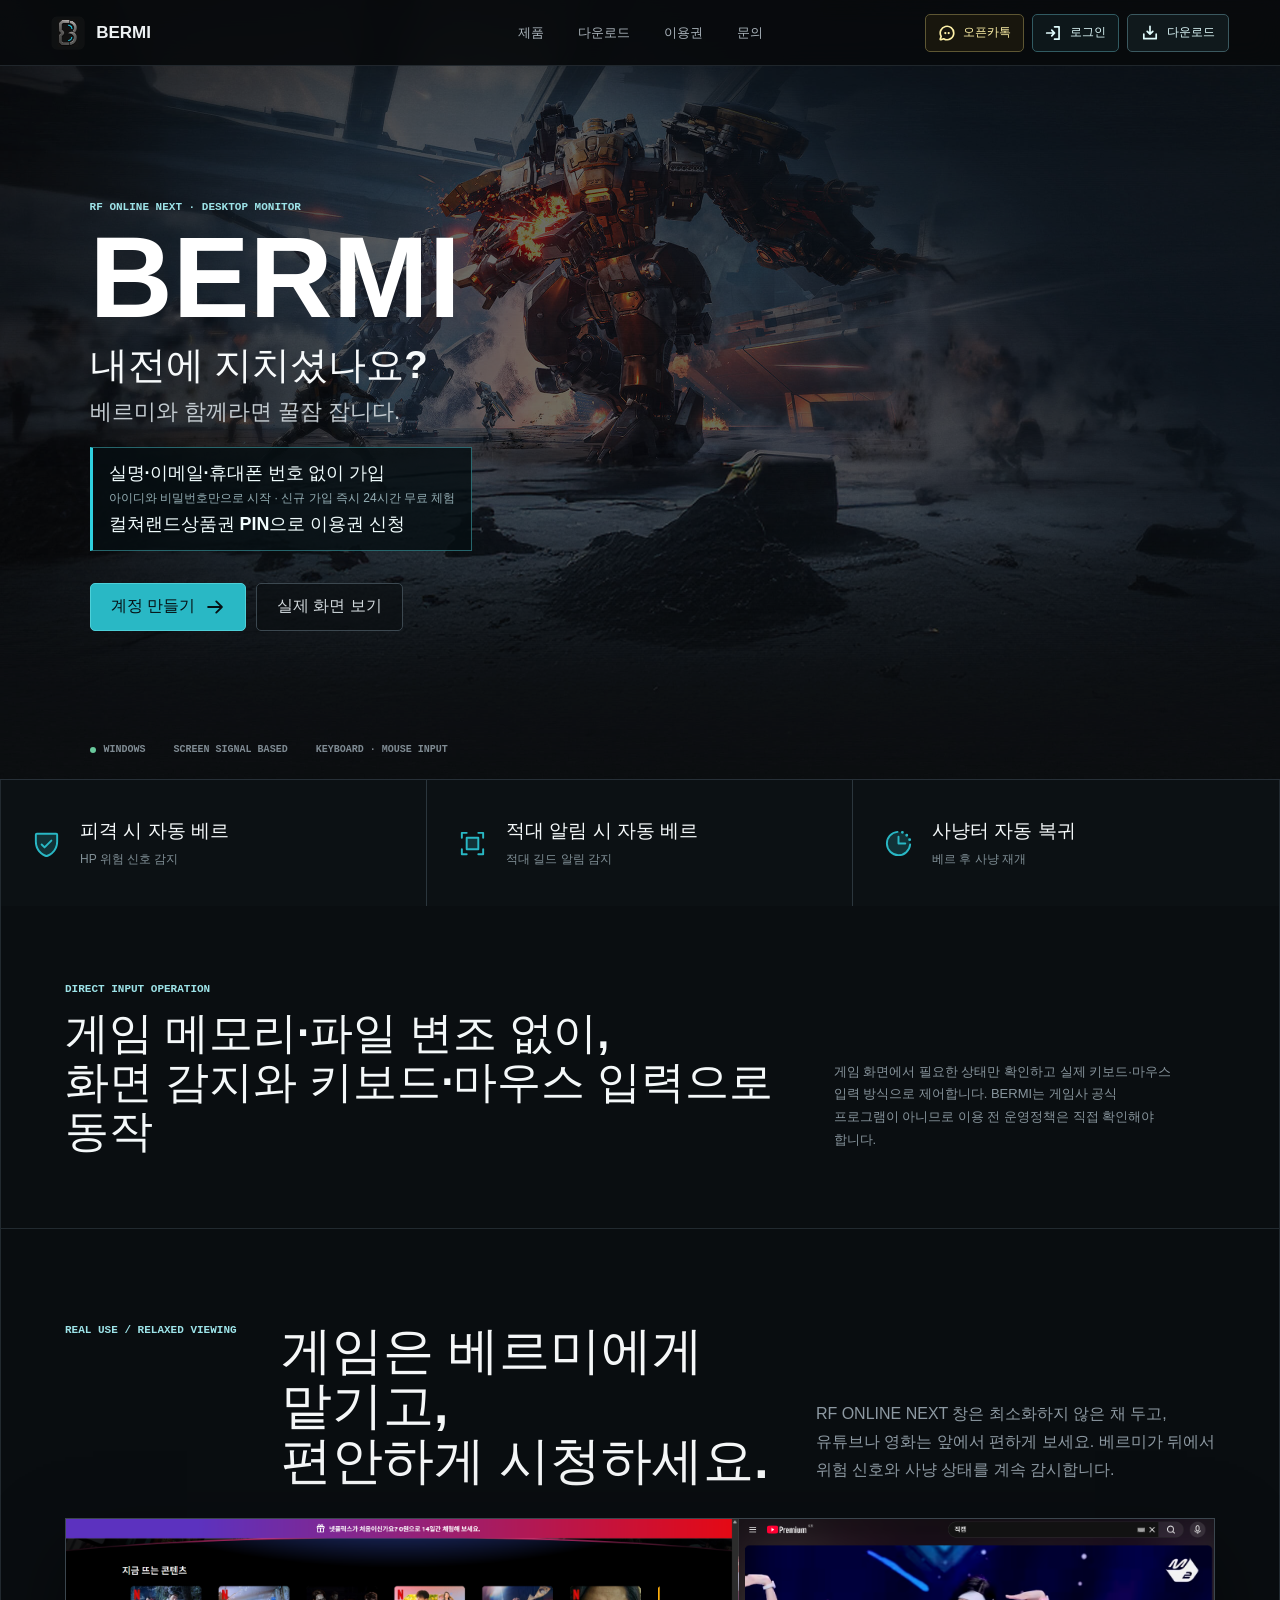
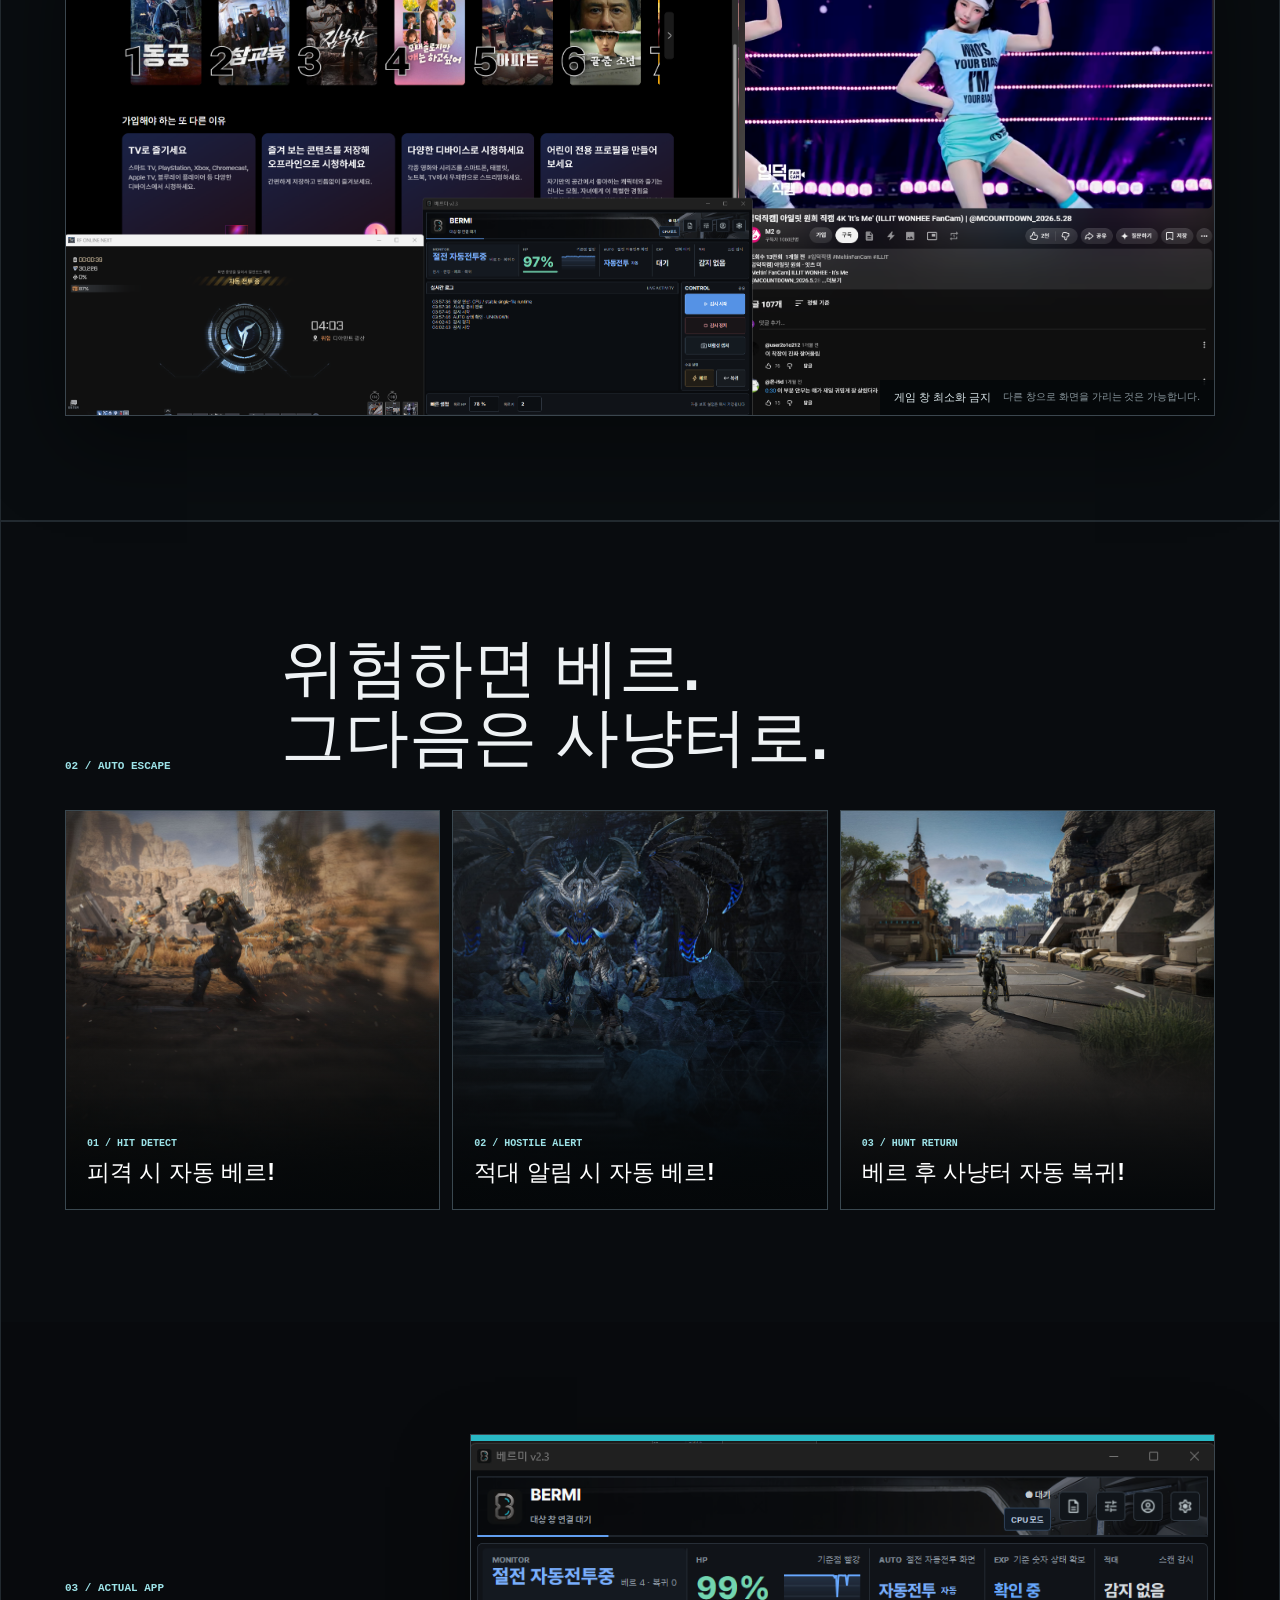
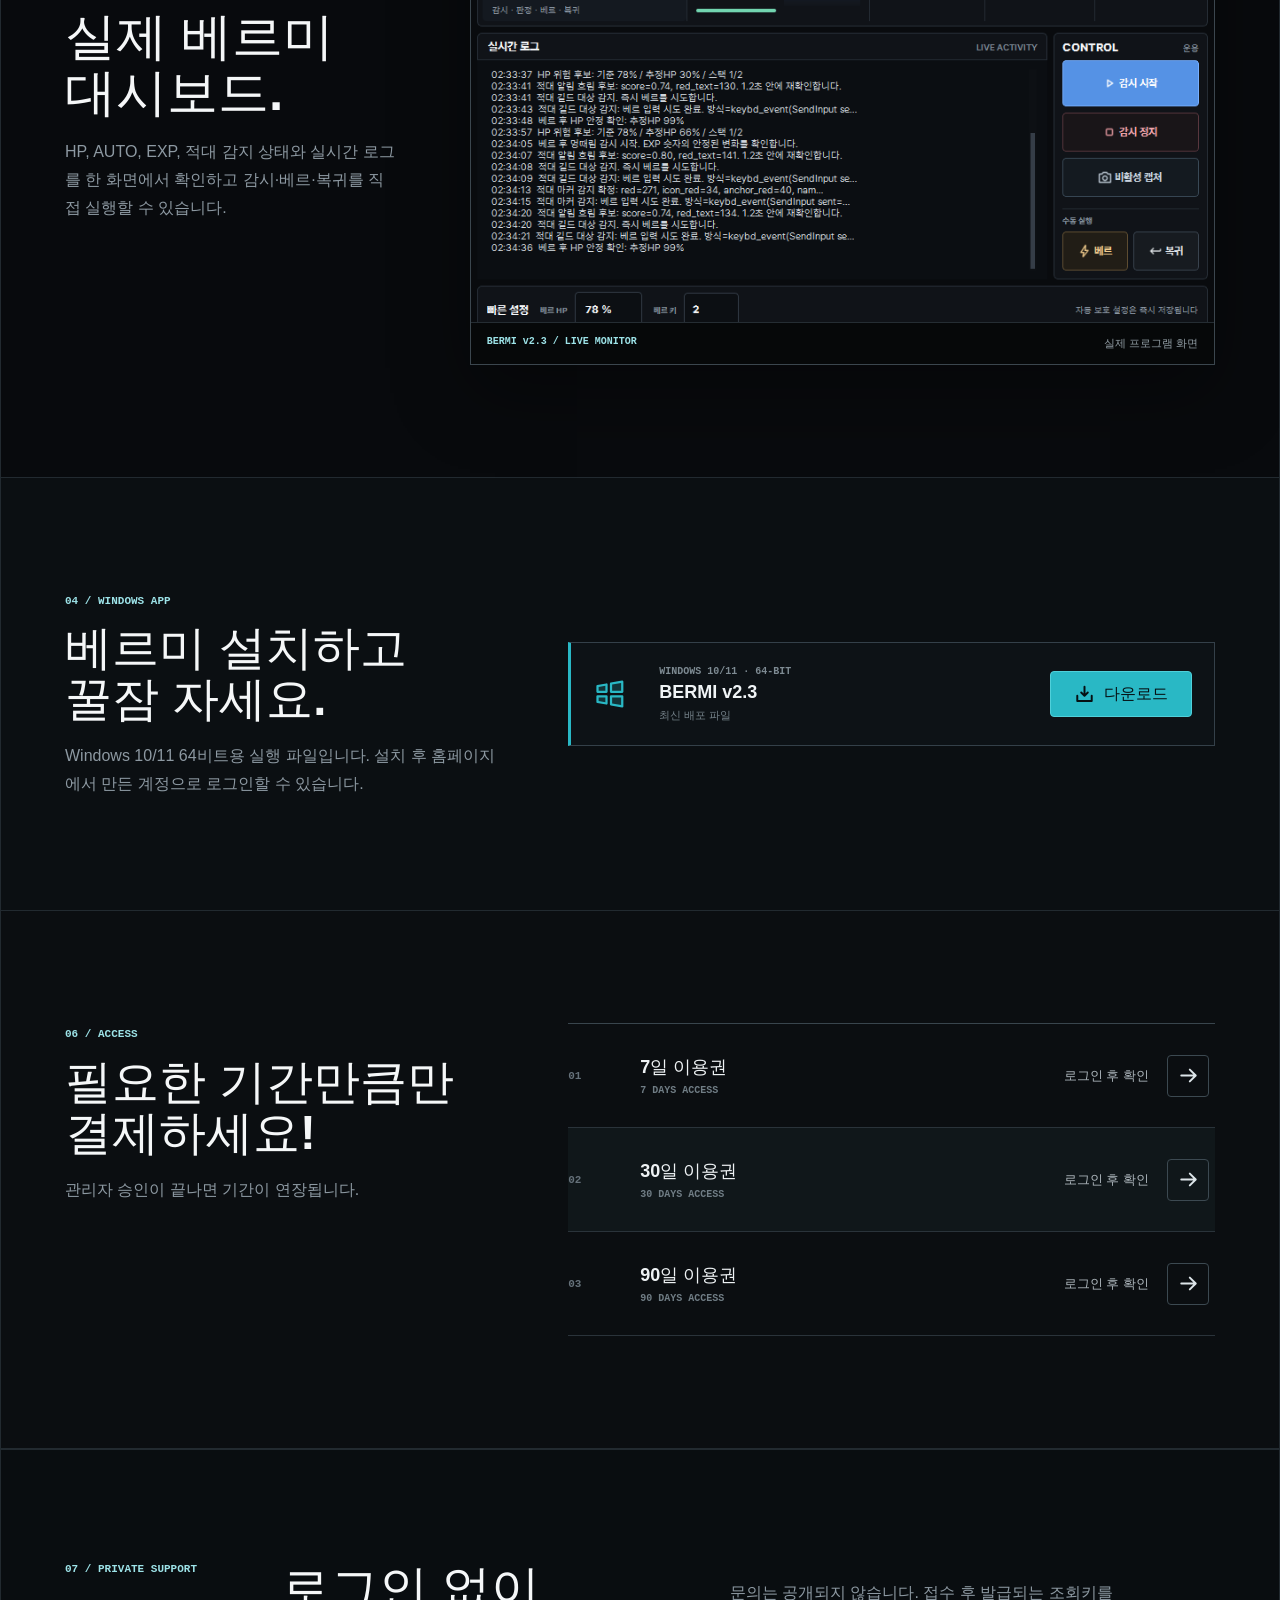
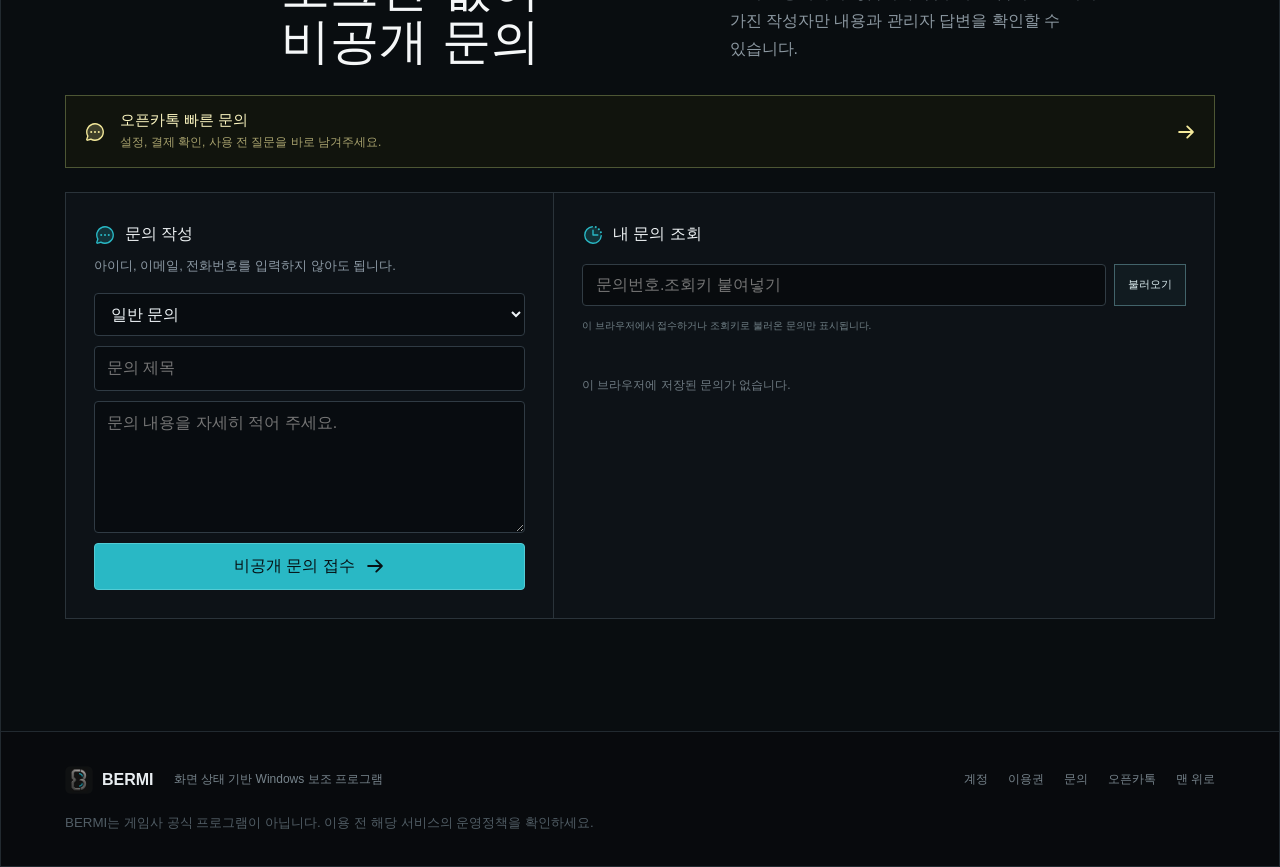
<file: index.html>
<!doctype html>
<html lang="ko">
  <head>
    <meta charset="UTF-8" />
    <meta name="naver-site-verification" content="d3e202b230b3e64ae5c47d2d9a5b9951575a966a" />
    <meta name="viewport" content="width=device-width, initial-scale=1.0" />
    <meta name="theme-color" content="#080a0d" />
    <link rel="icon" type="image/png" href="/bermi.png" />
    <link rel="canonical" href="https://bermi.vercel.app/" />
    <meta name="description" content="내전에 지치셨나요? BERMI가 피격과 적대 알림을 감지해 자동 베르와 사냥터 자동 복귀를 지원합니다." />
    <meta property="og:type" content="website" />
    <meta property="og:locale" content="ko_KR" />
    <meta property="og:site_name" content="BERMI" />
    <meta property="og:title" content="내전에 지치셨나요? 베르미와 함께라면 꿀잠 잡니다." />
    <meta property="og:description" content="피격 자동 베르 · 적대 알림 감지 · 사냥터 자동 복귀" />
    <meta property="og:url" content="https://bermi.vercel.app/" />
    <meta property="og:image" content="https://bermi.vercel.app/bermi-og-v1.jpg" />
    <meta property="og:image:width" content="1200" />
    <meta property="og:image:height" content="630" />
    <meta property="og:image:alt" content="내전에 지치셨나요? 베르미와 함께라면 꿀잠 잡니다." />
    <meta name="twitter:card" content="summary_large_image" />
    <meta name="twitter:title" content="내전에 지치셨나요? 베르미와 함께라면 꿀잠 잡니다." />
    <meta name="twitter:description" content="피격 자동 베르 · 적대 알림 감지 · 사냥터 자동 복귀" />
    <meta name="twitter:image" content="https://bermi.vercel.app/bermi-og-v1.jpg" />
    <title>BERMI | RF온라인넥스트 매크로 · 자동 베르 · 자동 사냥터 복귀</title>
    <script type="module" crossorigin src="/assets/index-BxNQHM9G.js"></script>
    <link rel="stylesheet" crossorigin href="/assets/index-Bf3q8m0X.css">
  </head>
  <body>
    <div id="root"></div>
  </body>
</html>
</file>
<file: assets/index-Bf3q8m0X.css>
:root{--lightningcss-light: ;--lightningcss-dark:initial;color-scheme:dark;color:#eef2f4;font-synthesis:none;--bg:#080a0d;--surface:#0d1115;--surface-2:#12171c;--line:#283139;--line-bright:#42505a;--muted:#8d99a2;--accent:#29b8c5;--accent-soft:#9de3e8;--danger:#e4737b;--success:#69c99c;background:#080a0d;font-family:Segoe UI,Malgun Gothic,sans-serif}*{box-sizing:border-box}html{scroll-behavior:smooth}body{background:var(--bg);min-width:320px;margin:0}button,input{font:inherit}button,a{-webkit-tap-highlight-color:transparent}button{cursor:pointer}a{color:inherit;text-decoration:none}.site-shell{min-height:100dvh;overflow:hidden}.topbar{z-index:20;-webkit-backdrop-filter:blur(14px);backdrop-filter:blur(14px);background:#080a0deb;border-bottom:1px solid #75899538;grid-template-columns:1fr auto 1fr;align-items:center;height:66px;padding:0 clamp(18px,4vw,64px);display:grid;position:fixed;inset:0 0 auto}.brand{justify-self:start;align-items:center;gap:11px;font-size:17px;font-weight:800;display:inline-flex}.brand img{border-radius:6px;width:34px;height:34px}.topbar nav{color:#aab4bb;align-items:center;gap:34px;font-size:13px;display:flex}.topbar nav button{color:inherit;background:0 0;border:0;padding:0}.topbar nav a:hover,.topbar nav button:hover{color:#fff}.topbar-actions{justify-self:end;align-items:center;gap:8px;display:flex}.header-download{color:#dffbfc;background:#10191c;border:1px solid #3b5960;border-radius:5px;align-items:center;gap:8px;min-height:38px;padding:0 13px;font-size:12px;font-weight:800;display:inline-flex}.header-download:hover{border-color:var(--accent);background:#122327}.header-signout,.header-login,.header-contact-mobile,.header-kakao{color:#aab5bb;background:0 0;border:1px solid #313a40;border-radius:5px;align-items:center;gap:7px;min-height:38px;padding:0 12px;font-size:12px;font-weight:700;display:inline-flex}.header-signout:hover,.header-login:hover,.header-contact-mobile:hover,.header-kakao:hover{color:#fff;background:#101418;border-color:#59666e}.header-login{color:#dffbfc;background:#0d171a;border-color:#315b62}.header-kakao{color:#fff2a8;background:#18160d;border-color:#5e5733}.header-kakao:hover{color:#fff8bf;background:#211e10;border-color:#e5cc4d}.header-contact-mobile{display:none}.hero{background:#0a0d11 url(/rf-hero-official.jpg) 50%/cover no-repeat;border-bottom:1px solid #273038;align-items:center;min-height:min(780px,88dvh);padding:118px clamp(22px,7vw,110px) 78px;display:flex;position:relative}.hero-shade{background:#0406088f;position:absolute;inset:0}.hero-content{z-index:1;width:min(680px,66vw);position:relative}.eyebrow,.section-heading>span,.plan-intro>span,.account-lead>span{color:var(--accent-soft);letter-spacing:0;font:600 11px/1.3 Consolas,monospace}.hero h1{color:#fff;letter-spacing:0;margin:12px 0 13px;font-size:clamp(66px,9vw,132px);line-height:.9}.hero-hook{color:#f7fafb;margin:0 0 5px;font-size:clamp(24px,3vw,40px);font-weight:800;line-height:1.2}.hero-copy{color:#c3cbd0;max-width:580px;margin:0;font-size:clamp(17px,2vw,22px);line-height:1.6}.hero-access-promise{background:#060e12d1;border:1px solid #4dd0d973;border-left:3px solid #2fd0df;gap:5px;width:fit-content;max-width:590px;margin-top:18px;padding:13px 16px;display:grid}.hero-access-promise strong{color:#f0fcfd;word-break:keep-all;font-size:clamp(15px,1.4vw,19px);line-height:1.35}.hero-access-promise span{color:#94aeb4;word-break:keep-all;font-size:12px;line-height:1.45}.hero-actions{gap:10px;margin-top:32px;display:flex}.primary-action,.secondary-action{border-radius:5px;justify-content:center;align-items:center;gap:10px;min-height:48px;padding:0 20px;font-weight:700;display:inline-flex}.primary-action{color:#061013;background:var(--accent);border:1px solid #4dd0d9}.primary-action:hover{background:#55ccd4}.secondary-action{color:#d2d9dd;background:#0b0f12b3;border:1px solid #3c4850}.secondary-action:hover{border-color:#687780}.hero-meta{z-index:1;color:#7f8b93;text-transform:uppercase;gap:28px;font:600 10px Consolas,monospace;display:flex;position:absolute;bottom:24px;left:clamp(22px,7vw,110px);right:clamp(22px,7vw,110px)}.hero-meta span{align-items:center;gap:8px;display:flex}.hero-meta i{background:var(--success);border-radius:50%;width:6px;height:6px}.signal-strip{background:#0b0e11;border-inline:1px solid #222a30;grid-template-columns:repeat(3,1fr);max-width:1400px;margin:0 auto;display:grid}.signal-item{background:#0c1114;border-right:1px solid #2b363d;align-items:center;gap:18px;min-height:126px;padding:24px 30px;display:flex}.signal-item:last-child{border-right:0}.signal-item svg{color:var(--accent)}.signal-item div{flex-direction:column;gap:8px;min-width:0;display:flex}.signal-item strong{color:#f4f8f9;word-break:keep-all;font-size:clamp(16px,1.5vw,21px);font-weight:850;line-height:1.25}.signal-item span{color:#819097;font-size:12px}.operation-proof{background:#0a0e11;border:1px solid #222a30;border-top:0;grid-template-columns:1.3fr .7fr;align-items:end;gap:60px;max-width:1400px;margin:0 auto;padding:72px clamp(20px,5vw,74px);display:grid}.operation-proof>div>span{color:var(--accent-soft);font:600 11px/1.3 Consolas,monospace}.operation-proof h2{color:#f4f8f9;letter-spacing:0;word-break:keep-all;max-width:900px;margin:13px 0 0;font-size:clamp(28px,3.4vw,48px);line-height:1.12}.operation-proof p{color:#87949c;word-break:keep-all;max-width:48ch;margin:0 0 4px;font-size:13px;line-height:1.75}.relax-showcase{border-inline:1px solid #222a30;background:#090d10;border-bottom:1px solid #222a30;max-width:1400px;margin:0 auto;padding:94px clamp(20px,5vw,74px) 104px}.relax-heading{grid-template-columns:180px 1.25fr 1fr;align-items:end;gap:36px;margin-bottom:30px;display:grid}.relax-heading>span{color:var(--accent-soft);align-self:start;font:600 11px/1.3 Consolas,monospace}.relax-heading h2{color:#f5f7f8;letter-spacing:0;word-break:keep-all;margin:0;font-size:clamp(36px,4vw,58px);line-height:1.08}.relax-heading p{max-width:46ch;color:var(--muted);word-break:keep-all;margin:0 0 4px;line-height:1.75}.relax-visual{aspect-ratio:1024/443;background:#050708;border:1px solid #3b464e;margin:0;position:relative;overflow:hidden;box-shadow:0 30px 80px #0000006b}.relax-visual img{object-fit:cover;width:100%;height:100%;display:block}.relax-visual figcaption{background:#05080ae6;align-items:center;gap:12px;padding:10px 14px;display:flex;position:absolute;bottom:0;right:0}.relax-visual figcaption strong{color:#dce8ec;font-size:11px}.relax-visual figcaption span{color:#8b989f;font-size:10px}.product-section,.download-section,.feature-narrative,.usage-section,.plan-section,.account-section{border-inline:1px solid #222a30;max-width:1400px;margin:0 auto;padding:112px clamp(20px,5vw,74px)}.product-section{grid-template-columns:minmax(240px,.62fr) minmax(520px,1.38fr);align-items:center;gap:70px;display:grid}.section-heading h2,.plan-intro h2,.account-lead h2{color:#f5f7f8;letter-spacing:0;margin:14px 0 18px;font-size:clamp(36px,4vw,58px);line-height:1.08}.section-heading p,.plan-intro p,.account-lead p{color:var(--muted);max-width:48ch;margin:0;line-height:1.75}.product-visual{background:#060809;border:1px solid #3b464e;min-width:0;margin:0;position:relative;box-shadow:0 28px 70px #00000059}.product-visual:before{content:"";background:var(--accent);height:6px;display:block}.product-visual img{width:100%;height:auto;display:block}.visual-caption{border-top:1px solid #252d33;justify-content:space-between;gap:14px;padding:13px 16px;display:flex}.visual-caption span{color:var(--accent-soft);font:600 10px Consolas,monospace}.visual-caption strong{color:#939fa6;font-size:11px}.download-section{background:#0b0f12;border-top:1px solid #222a30;grid-template-columns:.8fr 1.2fr;align-items:center;gap:72px;display:grid}.download-copy>span{color:var(--accent-soft);font:600 11px/1.3 Consolas,monospace}.download-copy h2{color:#f5f7f8;letter-spacing:0;margin:14px 0 18px;font-size:clamp(34px,3.7vw,54px);line-height:1.08}.download-copy p{max-width:49ch;color:var(--muted);margin:0;line-height:1.75}.download-panel{border:1px solid #344049;border-left:3px solid var(--accent);background:#0d1216;grid-template-columns:48px 1fr auto;align-items:center;gap:18px;min-height:104px;padding:20px 22px;display:grid}.download-panel>svg{color:var(--accent)}.download-panel>div{flex-direction:column;gap:5px;min-width:0;display:flex}.download-panel span{color:#7e8b93;font:600 10px Consolas,monospace}.download-panel strong{color:#f0f4f6;font-size:18px}.download-panel small{color:#75828a;font-size:11px}.download-button{color:#061013;background:var(--accent);border:1px solid #4fd0da;border-radius:4px;justify-content:center;align-items:center;gap:9px;min-width:142px;min-height:46px;padding:0 17px;font-weight:800;display:inline-flex}.download-button:hover{background:#55ccd4}.download-button:disabled{cursor:not-allowed;color:#78848b;background:#171d21;border-color:#39454c}.feature-narrative{background:#090c0f;border-top:1px solid #222a30;display:block}.feature-title-block{grid-template-columns:180px 1fr;align-items:end;gap:36px;margin-bottom:38px;display:grid}.feature-title-block>span{color:var(--accent-soft);font:600 11px Consolas,monospace}.feature-title-block h2{letter-spacing:0;word-break:keep-all;margin:0;font-size:clamp(40px,5vw,68px);line-height:1.08}.feature-scenes{grid-template-columns:repeat(3,minmax(0,1fr));gap:12px;display:grid}.feature-scene{background:#080a0c;border:1px solid #3a4850;min-height:400px;position:relative;overflow:hidden}.feature-scene img{object-fit:cover;width:100%;height:100%;display:block}.feature-hit img,.feature-hostile img,.feature-return img{object-position:50% center}.feature-scene:after{content:"";background:linear-gradient(#0000,#040709f7);position:absolute;inset:35% 0 0}.feature-scene>div{z-index:1;padding:21px;position:absolute;inset:auto 0 0}.feature-scene span{color:var(--accent-soft);font:600 10px Consolas,monospace}.feature-scene h3{color:#fff;letter-spacing:0;word-break:keep-all;margin:8px 0 0;font-size:clamp(20px,1.8vw,27px);line-height:1.3}.usage-section{background:#080c0f;border-top:1px solid #222a30}.usage-heading{grid-template-columns:180px .85fr 1fr;align-items:end;gap:36px;margin-bottom:38px;display:grid}.usage-heading>span{color:var(--accent-soft);align-self:start;font:600 11px Consolas,monospace}.usage-heading h2{letter-spacing:0;word-break:keep-all;margin:0;font-size:clamp(36px,3.8vw,54px);line-height:1.08}.usage-heading p{max-width:40ch;color:var(--muted);margin:0 0 4px;line-height:1.7}.usage-critical{border:1px solid #693c40;border-left:4px solid var(--danger);background:#170e11;align-items:center;gap:16px;min-height:76px;margin-bottom:28px;padding:15px 18px;display:flex}.usage-critical>svg{color:var(--danger);flex:none}.usage-critical>div{gap:5px;display:grid}.usage-critical strong{color:#f0b0b5;font-size:16px}.usage-critical span{color:#aa8589;font-size:12px;line-height:1.55}.usage-steps{border-top:1px solid #39454d}.usage-step{border-bottom:1px solid #273138;grid-template-columns:54px 42px 160px 1fr;align-items:start;gap:18px;min-height:108px;padding:22px 0;display:grid}.usage-step>span{color:#63717a;font:600 11px Consolas,monospace}.usage-step svg{color:var(--accent)}.usage-step strong{font-size:15px}.usage-detail{gap:8px;display:grid}.usage-detail p{color:#c0c9ce;margin:0;font-size:13px;line-height:1.55}.usage-detail ul{color:#7f8d95;gap:5px;margin:0;padding-left:17px;font-size:12px;line-height:1.55;display:grid}.usage-detail li::marker{color:var(--accent)}.usage-warning{color:#c5b38f;background:#15130e;border-left:3px solid #d9a24d;align-items:center;gap:12px;min-height:58px;margin-top:22px;padding:12px 15px;font-size:12px;display:flex}.usage-warning svg{color:#d9a24d;flex:none}.usage-warning>div{gap:3px;display:grid}.usage-warning strong{color:#e2c891;font-size:12px}.usage-warning span{color:#9c9077;line-height:1.5}.settings-guide{border-top:1px solid #2b353c;grid-template-columns:minmax(0,1.45fr) minmax(260px,.55fr);gap:16px;margin-top:48px;padding-top:42px;display:grid}.settings-guide-heading{grid-column:1/-1;grid-template-columns:180px .9fr 1fr;align-items:end;gap:36px;margin-bottom:12px;display:grid}.settings-guide-heading>span{color:var(--accent-soft);align-self:start;font:600 10px Consolas,monospace}.settings-guide-heading h3{letter-spacing:0;margin:0;font-size:clamp(30px,3.4vw,48px);line-height:1.1}.settings-guide-heading p{color:#849199;max-width:44ch;margin:0 0 3px;font-size:12px;line-height:1.65}.settings-shot{background:#07090b;border:1px solid #344049;min-width:0;margin:0;overflow:hidden}.settings-shot img{width:100%;height:auto;display:block}.settings-shot figcaption{color:#89969d;border-top:1px solid #2b343a;align-items:center;min-height:44px;padding:0 14px;font-size:11px;display:flex}.settings-notes{border-top:1px solid #3a464e;margin:0}.settings-notes>div{border-bottom:1px solid #263038;gap:5px;padding:13px 4px;display:grid}.settings-notes dt{color:#d9e1e5;font-size:12px;font-weight:750}.settings-notes dd{color:#77858d;margin:0;font-size:11px;line-height:1.5}.return-settings-guide{background:#0b0f12;border:1px solid #2f3940;grid-template-columns:minmax(280px,.62fr) minmax(0,1.38fr);align-items:center;gap:34px;margin-top:42px;padding:36px;display:grid}.return-settings-copy>span{color:var(--accent-soft);font:600 10px Consolas,monospace}.return-settings-copy h3{letter-spacing:0;margin:12px 0 22px;font-size:clamp(27px,3vw,42px);line-height:1.1}.return-settings-copy dl{border-top:1px solid #344048;margin:0}.return-settings-copy dl>div{border-bottom:1px solid #273138;gap:5px;padding:12px 0;display:grid}.return-settings-copy dt{color:#d8e0e4;font-size:12px;font-weight:750}.return-settings-copy dd{color:#78868e;margin:0;font-size:11px;line-height:1.55}.return-settings-shot{background:#06080a;border:1px solid #354149;min-width:0;margin:0}.return-settings-shot img{width:100%;height:auto;display:block}.return-settings-shot figcaption{color:#89969d;border-top:1px solid #2b343a;align-items:center;min-height:44px;padding:0 14px;font-size:11px;display:flex}.guide-visuals{grid-template-columns:minmax(280px,.9fr) minmax(190px,.55fr) minmax(300px,.95fr);align-items:stretch;gap:16px;margin-top:42px;display:grid}.guide-visual-copy{padding:24px 24px 22px 0}.guide-visual-copy>span{color:var(--accent-soft);font:600 10px Consolas,monospace}.guide-visual-copy h3{letter-spacing:0;margin:12px 0 20px;font-size:clamp(25px,2.6vw,38px);line-height:1.12}.guide-visual-copy ol{color:#a3afb5;gap:9px;margin:0;padding-left:20px;font-size:12px;line-height:1.55;display:grid}.guide-visual-copy li::marker{color:var(--accent);font-family:Consolas,monospace}.guide-visual-copy p{color:#65727a;margin:19px 0 0;font-size:10px;line-height:1.5}.guide-shot{background:#07090b;border:1px solid #344049;grid-template-rows:1fr auto;min-width:0;margin:0;display:grid;overflow:hidden}.guide-shot img{object-fit:contain;image-rendering:auto;background:#050709;width:100%;height:100%;min-height:300px;display:block}.guide-shot-list img{padding:14px}.guide-shot figcaption{color:#909ca3;border-top:1px solid #2c353b;align-items:center;gap:10px;min-height:46px;padding:0 13px;font-size:11px;display:flex}.guide-shot figcaption strong{color:var(--accent);font:600 10px Consolas,monospace}.plan-section{background:#0b0e11;border-top:1px solid #222a30;border-bottom:1px solid #222a30;grid-template-columns:.8fr 1.2fr;gap:72px;display:grid}.plan-intro h2{word-break:keep-all;font-size:clamp(36px,3.7vw,52px)}.plan-list{border-top:1px solid #39454d}.plan-row{border-bottom:1px solid #2a333a;grid-template-columns:54px 1fr 160px 48px;align-items:center;gap:18px;min-height:104px;display:grid}.plan-row.is-featured{background:#10171a}.plan-number{color:#65717a;font:600 11px Consolas,monospace}.plan-name{flex-direction:column;gap:6px;display:flex}.plan-name strong{font-size:18px}.plan-name span{color:#707d85;font:600 10px Consolas,monospace}.plan-price{color:#aeb7bd;text-align:right;font-size:13px}.plan-row>button{color:#dde5e9;background:0 0;border:1px solid #3c4951;border-radius:4px;place-items:center;width:42px;height:42px;display:grid}.plan-row>button:hover{color:#061013;border-color:var(--accent);background:var(--accent)}.account-section{grid-template-columns:.55fr 1.45fr;align-items:start;gap:72px;min-height:480px;display:grid}.account-reveal{color:#fff;background:#10151a;border:1px solid #3c4850;border-radius:5px;justify-content:space-between;align-items:center;min-height:66px;padding:0 22px;font-weight:700;display:flex}.account-reveal:hover{border-color:var(--accent)}.auth-panel,.member-panel{border-top:3px solid var(--accent);background:#0d1115}.auth-panel{border-inline:1px solid #293239;border-bottom:1px solid #293239;padding:24px}.auth-tabs{border-bottom:1px solid #2d363d;grid-template-columns:1fr 1fr;margin-bottom:22px;display:grid}.auth-tabs button{color:#78858d;background:0 0;border:0;border-bottom:2px solid #0000;height:44px;font-weight:700}.auth-tabs button.is-active{color:#fff;border-bottom-color:var(--accent)}.auth-panel form,.purchase-form{gap:15px;display:grid}label{gap:7px;display:grid}label>span{color:#a7b1b7;font-size:12px;font-weight:650}input{color:#eef3f5;background:#080b0e;border:1px solid #313c44;border-radius:4px;outline:none;width:100%;height:45px;padding:0 13px}input:focus{border-color:var(--accent)}.password-field{position:relative}.password-field input{padding-right:46px}.password-field button{color:#7f8b93;background:0 0;border:0;width:44px;position:absolute;inset:0 0 0 auto}.form-submit{color:#061013;background:var(--accent);border:1px solid #52ccd5;border-radius:4px;justify-content:center;align-items:center;gap:10px;min-height:47px;font-weight:800;display:flex}.form-submit:disabled{cursor:wait;opacity:.6}.form-message{color:#eaa0a5;background:#1b1114;border:1px solid #533338;align-items:center;gap:8px;min-height:42px;padding:9px 11px;font-size:12px;display:flex}.form-message.success{color:#8bdab4;background:#0c1813;border-color:#285542}.privacy-line{color:#707c84;align-items:center;gap:8px;margin-top:18px;font-size:11px;display:flex}.password-help{color:#89979f;margin:12px 0 0;font-size:11px;line-height:1.55}.auth-modal-backdrop{z-index:60;-webkit-backdrop-filter:blur(8px);backdrop-filter:blur(8px);background:#020406d1;place-items:center;padding:24px;display:grid;position:fixed;inset:0}.auth-modal{background:#090d10;border:1px solid #35434b;width:min(460px,100%);box-shadow:0 24px 80px #0000008c}.auth-modal>header{border-bottom:1px solid #273139;justify-content:space-between;align-items:flex-start;gap:20px;min-height:118px;padding:22px 24px 18px;display:flex}.auth-modal>header span{color:var(--accent);font:700 10px Consolas,monospace}.auth-modal>header h2{margin:7px 0 5px;font-size:24px}.auth-modal>header p{color:#84919a;margin:0;font-size:12px;line-height:1.55}.auth-modal>header button{color:#9da9b0;background:#10151a;border:1px solid #303b42;flex:none;place-items:center;width:36px;height:36px;display:grid}.auth-modal>.auth-panel{border-inline:0;border-bottom:0}.member-panel{border-inline:1px solid #293239;border-bottom:1px solid #293239}.membership-summary{border-bottom:1px solid #2a333a;grid-template-columns:.8fr .8fr 1.5fr 48px;min-height:86px;display:grid}.membership-summary>div{border-right:1px solid #2a333a;flex-direction:column;justify-content:center;gap:6px;padding:14px 18px;display:flex}.membership-summary span{color:#6f7d85;font:600 10px Consolas,monospace}.membership-summary strong{font-size:14px}.membership-summary .text-active{color:var(--success)}.signout{color:#8b979e;background:0 0;border:0}.signout:hover{color:#fff}.purchase-layout{grid-template-columns:1fr 1fr;display:grid}.purchase-form,.order-history{padding:22px}.purchase-form{border-right:1px solid #2a333a}.form-title{align-items:center;gap:9px;min-height:28px;margin-bottom:3px;display:flex}.form-title svg{color:var(--accent)}.plan-selector{grid-template-columns:repeat(3,1fr);gap:7px;display:grid}.plan-selector button{color:#dce3e7;background:#0a0d10;border:1px solid #303b42;border-radius:4px;flex-direction:column;justify-content:center;align-items:flex-start;gap:3px;min-height:58px;padding:8px 10px;display:flex}.plan-selector button.is-active{border-color:var(--accent);background:#0d1b1e}.plan-selector span{color:#6f7b83;font-size:9px}.pin-list{gap:8px;display:grid}.pin-list-heading{color:#a7b1b7;grid-template-columns:1fr 116px;gap:8px;padding-left:42px;font-size:11px;font-weight:650;display:grid}.pin-entry{grid-template-columns:34px minmax(0,1fr) 116px 38px;align-items:center;gap:8px;display:grid}.pin-entry input{min-width:0}.pin-index{color:#64717a;font:600 10px Consolas,monospace}.pin-entry>button{color:#bb757b;background:#130d0f;border:1px solid #3a3034;border-radius:4px;place-items:center;height:38px;display:grid}.pin-entry>button:hover:not(:disabled){border-color:var(--danger);color:#f0a0a6}.pin-entry>button:disabled{cursor:default;opacity:.25}.add-pin{color:#9cdde2;background:#0a1013;border:1px dashed #3b4a52;border-radius:4px;justify-content:center;align-items:center;gap:7px;min-height:39px;font-size:12px;font-weight:700;display:flex}.add-pin:hover:not(:disabled){border-color:var(--accent)}.add-pin:disabled{cursor:default;opacity:.45}.pin-total{color:#d7898f;background:#120d0f;border:1px solid #3a3034;justify-content:flex-end;align-items:baseline;gap:8px;min-height:42px;padding:8px 11px;display:flex}.pin-total span{color:#7d898f;margin-right:auto;font-size:11px}.pin-total strong{font-size:15px}.pin-total small{color:#69767e;font-size:10px}.pin-total.is-matched{color:#82d4ad;background:#0b1511;border-color:#285542}.pin-note{color:#68757d;margin:0;font-size:10px;line-height:1.5}.order-history{min-width:0}.order-row{border-bottom:1px solid #242c32;grid-template-columns:1fr auto;gap:16px;padding:14px 0;display:grid}.order-row>div{flex-direction:column;gap:5px;display:flex}.order-row>div:last-child{align-items:flex-end}.order-row strong{font-size:12px}.order-row span{color:#718089;font-size:10px}.order-row b{font-size:11px}.status-pending{color:#e2b25f}.status-approved{color:var(--success)}.status-rejected{color:var(--danger)}.empty-state{color:#6e7a82;padding:32px 0;font-size:12px}footer{color:#77848c;border:1px solid #222a30;grid-template-columns:auto 1fr auto;align-items:center;gap:20px;max-width:1400px;margin:0 auto;padding:34px clamp(20px,5vw,74px);display:grid}.footer-brand{color:#e9eef1;align-items:center;gap:9px;display:flex}.footer-brand img{border-radius:5px;width:28px;height:28px}footer p{margin:0;font-size:12px}footer>div:nth-of-type(2){gap:20px;font-size:12px;display:flex}footer>div:nth-of-type(2) button{color:inherit;background:0 0;border:0;padding:0}footer>div:nth-of-type(2) a:hover,footer>div:nth-of-type(2) button:hover{color:#dce5e9}footer small{color:#515d65;grid-column:1/-1}@media (width<=980px){.topbar{grid-template-columns:1fr auto}.topbar nav{display:none}.header-contact-mobile{display:inline-flex}.hero-content{width:min(680px,85vw)}.signal-strip{grid-template-columns:repeat(3,1fr)}.relax-heading{grid-template-columns:1fr 1.4fr}.relax-heading>span{grid-column:1/-1}.product-section,.download-section,.feature-narrative,.plan-section,.account-section{grid-template-columns:1fr;gap:44px}.usage-heading{grid-template-columns:1fr 1.4fr}.usage-heading>span{grid-column:1/-1}.feature-title-block{grid-template-columns:1fr;gap:12px}.feature-scenes{grid-template-columns:repeat(3,minmax(0,1fr))}.settings-guide{grid-template-columns:1fr}.settings-guide-heading{grid-template-columns:1fr 1.4fr}.settings-guide-heading>span{grid-column:1/-1}.return-settings-guide{grid-template-columns:1fr}.guide-visuals{grid-template-columns:1fr 1fr}.guide-visual-copy{grid-column:1/-1;padding-right:0}.product-section{padding-top:86px}.purchase-layout{grid-template-columns:1fr}.purchase-form{border-bottom:1px solid #2a333a;border-right:0}}@media (width<=640px){.topbar{height:58px;padding-inline:14px}.brand span{font-size:14px}.brand img{width:30px;height:30px}.header-download{min-height:34px;padding-inline:9px}.header-signout,.header-login,.header-contact-mobile,.header-kakao{justify-content:center;width:36px;min-height:34px;padding:0;font-size:0}.header-contact-mobile span{display:none}.header-download{justify-content:center;width:36px;font-size:0}.hero{background-position:68%;align-items:flex-end;min-height:720px;padding:100px 20px 96px}.hero-shade{background:#05070999}.hero-content{width:100%}.hero h1{font-size:68px}.hero-copy{font-size:15px}.hero-actions{flex-direction:column;align-items:stretch}.hero-meta{flex-wrap:wrap;gap:13px;left:20px;right:20px}.signal-strip{grid-template-columns:1fr}.signal-item{border-bottom:1px solid #222a30;border-right:0;min-height:94px}.relax-showcase{padding:68px 18px}.relax-heading{grid-template-columns:1fr;gap:14px;margin-bottom:22px}.relax-heading>span{grid-column:auto}.relax-heading h2{font-size:34px}.relax-visual{aspect-ratio:auto}.relax-visual img{aspect-ratio:4/3;object-position:58% center}.relax-visual figcaption{flex-direction:column;align-items:flex-start;gap:3px;position:static}.product-section,.download-section,.feature-narrative,.usage-section,.plan-section,.account-section{padding:76px 18px}.download-panel{grid-template-columns:40px 1fr}.download-button{grid-column:1/-1;width:100%}.section-heading h2,.plan-intro h2,.account-lead h2{font-size:38px}.plan-row{grid-template-columns:34px 1fr 42px;gap:10px}.plan-price{text-align:left;grid-area:2/2;margin-top:-24px}.plan-row>button{grid-area:1/3/span 2}.feature-scenes{grid-template-columns:1fr}.feature-title-block h2{font-size:38px}.feature-scene{min-height:280px}.usage-heading{grid-template-columns:1fr;gap:14px}.usage-heading>span{grid-column:auto}.usage-heading h2{font-size:38px}.usage-step{grid-template-columns:30px 30px 1fr;gap:10px;padding:13px 0}.usage-detail{grid-column:3}.settings-guide{grid-template-columns:1fr}.settings-guide-heading{grid-template-columns:1fr;gap:12px}.settings-guide-heading>span{grid-column:auto}.settings-guide-heading h3{font-size:34px}.return-settings-guide{padding:20px 16px}.guide-visuals{grid-template-columns:1fr}.guide-visual-copy{grid-column:auto;padding:0 0 8px}.guide-shot img{min-height:240px}.membership-summary{grid-template-columns:1fr 1fr 46px}.membership-summary>div:nth-child(3){border-top:1px solid #2a333a;grid-area:2/1/auto/-1}.signout{grid-area:1/3}.plan-selector{grid-template-columns:1fr}.pin-list-heading{display:none}.pin-entry{grid-template-columns:28px minmax(0,1fr) 38px}.pin-entry input:nth-of-type(2){grid-column:2}.pin-entry>button{grid-area:1/3/span 2;height:100%;min-height:38px}.auth-modal-backdrop{padding:12px}.auth-modal>header{padding-inline:20px}footer{grid-template-columns:1fr}footer>div:nth-of-type(2){justify-content:flex-start}}@media (prefers-reduced-motion:reduce){html{scroll-behavior:auto}*{transition:none!important}}.private-support{background:#0d1217;border-top:1px solid #2a333a;grid-template-columns:minmax(300px,.85fr) minmax(0,1.15fr);display:grid}.guest-support-section{border-inline:1px solid #222a30;background:#090d10;border-top:1px solid #222a30;max-width:1400px;margin:0 auto;padding:112px clamp(20px,5vw,74px)}.guest-support-heading{grid-template-columns:180px .85fr 1fr;align-items:end;gap:36px;margin-bottom:38px;display:grid}.guest-support-heading>span{color:var(--accent-soft);align-self:start;font:600 11px/1.3 Consolas,monospace}.guest-support-heading h2{color:#f5f7f8;letter-spacing:0;word-break:keep-all;margin:0;font-size:clamp(36px,3.8vw,54px);line-height:1.08}.guest-support-heading p{max-width:44ch;color:var(--muted);word-break:keep-all;margin:0 0 4px;line-height:1.75}.guest-kakao-panel{color:#f4e99a;background:#11140d;border:1px solid #4d5634;grid-template-columns:auto minmax(0,1fr) auto;align-items:center;gap:14px;min-height:72px;margin:-10px 0 24px;padding:15px 18px;display:grid}.guest-kakao-panel:hover{background:#17190e;border-color:#ddc94d}.guest-kakao-panel>span{gap:4px;min-width:0;display:grid}.guest-kakao-panel strong{color:#fff9c3;font-size:15px}.guest-kakao-panel small{color:#a7a16d;word-break:keep-all;font-size:12px;line-height:1.45}.guest-support-layout{border:1px solid #2a333a}.support-form-wrap,.support-history{padding:28px}.support-form-wrap{border-right:1px solid #2a333a}.support-form-wrap>p{color:#8d9aa5;margin:8px 0 18px;font-size:13px}.support-form-wrap form{gap:10px;display:grid}.support-form-wrap input,.support-form-wrap select,.support-form-wrap textarea,.admin-reply-form textarea{color:#eef4f7;width:100%;font:inherit;resize:vertical;background:#080c10;border:1px solid #303b44;border-radius:4px;padding:11px 12px}.support-form-wrap input:focus,.support-form-wrap select:focus,.support-form-wrap textarea:focus,.admin-reply-form textarea:focus{border-color:#36b8c8;outline:none}.support-history{align-content:start;gap:12px;display:grid}.support-ticket{background:#0a0f13;border:1px solid #28323a;padding:15px}.support-ticket>header{grid-template-columns:1fr auto auto;align-items:center;gap:12px;display:grid}.support-ticket>header span,.support-ticket>header b{color:#8795a0;font-size:11px}.support-ticket>header b{color:#68cfb1}.support-ticket>p,.support-reply p{color:#bcc7cf;white-space:pre-wrap;margin:10px 0 0;font-size:13px;line-height:1.7}.support-reply{background:#10181d;border-left:2px solid #35b8c9;margin-top:13px;padding:12px}.support-reply span{color:#55c9d7;font-size:11px;font-weight:800}.guest-issued-key{background:#0b1a17;border:1px solid #3d7268;gap:8px;margin-top:14px;padding:13px;display:grid}.guest-issued-key>span{color:#7edec5;font-size:11px;font-weight:800}.guest-issued-key>div{grid-template-columns:minmax(0,1fr) auto;gap:8px;min-width:0;display:grid}.guest-issued-key code{overflow-wrap:anywhere;color:#b9f2e2;-webkit-user-select:all;user-select:all;background:#07110f;min-width:0;padding:10px;font:700 11px/1.5 Consolas,monospace}.guest-issued-key button,.guest-lookup-form button{color:#dbecef;background:#111b20;border:1px solid #42636a;justify-content:center;align-items:center;gap:6px;padding:0 13px;font-size:11px;font-weight:750;display:inline-flex}.guest-issued-key small,.guest-support-note{color:#718087;margin:0;font-size:10px;line-height:1.5}.guest-lookup-form{grid-template-columns:minmax(0,1fr) auto;gap:8px;display:grid}.guest-lookup-form input{height:42px}.admin-shell{color:#edf3f6;background:#080b0e;min-height:100vh}.admin-header{z-index:5;background:#080b0ef5;border-bottom:1px solid #273039;grid-template-columns:1fr auto 1fr;align-items:center;height:58px;padding:0 24px;display:grid;position:sticky;top:0}.admin-header a,.admin-header button{color:#b8c4cc;font:inherit;cursor:pointer;background:0 0;border:0;align-items:center;gap:8px;display:inline-flex}.admin-header strong{color:#4dc7d6;font-size:12px}.admin-header button{justify-self:end}.admin-main{width:min(1480px,100% - 40px);margin:0 auto;padding:38px 0 70px}.admin-titlebar{justify-content:space-between;align-items:flex-end;gap:28px;margin-bottom:24px;display:flex}.admin-titlebar span{color:#48c7d6;font-size:11px;font-weight:800}.admin-titlebar h1{margin:7px 0 5px;font-size:32px}.admin-titlebar p{color:#87939d;margin:0}.admin-error{color:#f09aa2;background:#211217;border:1px solid #73404a;align-items:center;gap:9px;margin-bottom:18px;padding:12px 14px;display:flex}.admin-notice{color:#7bd5b8;background:#0d1d18;border:1px solid #326c5c;align-items:center;gap:9px;margin-bottom:18px;padding:12px 14px;display:flex}.admin-metrics{border:1px solid #2c363e;grid-template-columns:repeat(4,minmax(0,1fr));margin-bottom:18px;display:grid}.admin-metrics>div{border-right:1px solid #2c363e;grid-template-columns:auto 1fr auto;align-items:center;gap:12px;min-height:74px;padding:0 18px;display:grid}.admin-metrics>div:last-child{border-right:0}.admin-metrics svg{color:#4fc5d4}.admin-metrics span{color:#8e9aa4;font-size:12px}.admin-metrics strong{font-size:24px}.admin-panel{background:#0d1217;border:1px solid #2c363e;min-width:0}.admin-panel>header{border-bottom:1px solid #2c363e;justify-content:space-between;align-items:center;min-height:48px;padding:0 16px;display:flex}.admin-panel>header div{align-items:center;gap:9px;display:inline-flex}.admin-panel>header span{color:#84919b;font-size:11px}.admin-order{border-bottom:1px solid #242d34;grid-template-columns:minmax(240px,.9fr) minmax(280px,1.2fr) auto;align-items:center;gap:18px;padding:15px 16px;display:grid}.admin-order:last-child{border-bottom:0}.admin-order-main{gap:3px;display:grid}.admin-order-main span,.admin-order-main small{color:#8e9aa4;font-size:12px}.admin-order-pins{flex-wrap:wrap;gap:7px;display:flex}.admin-order-pins button,.admin-order-actions button,.admin-reply-form button{color:#dce5ea;cursor:pointer;background:#141b21;border:1px solid #34414a;min-height:34px;padding:0 12px}.admin-order-pins code{color:#fff;background:#080c10;border:1px solid #33414a;gap:8px;padding:7px 9px;display:inline-flex}.admin-order-pins code span{color:#65cddd}.admin-order-actions{gap:7px;display:flex}.admin-order-actions .approve{color:#77d8bc;border-color:#357e6c}.admin-order-actions .reject{color:#ee939c;border-color:#6b3e46}.admin-order-actions button:disabled{opacity:.4;cursor:default}.admin-grid{grid-template-columns:1fr;align-items:start;gap:18px;min-width:0;margin-top:18px;display:grid}.admin-table-wrap{min-width:0;max-width:100%;overflow-x:auto}.admin-table-wrap table{border-collapse:collapse;width:100%;font-size:12px}.admin-table-wrap th,.admin-table-wrap td{text-align:left;white-space:nowrap;border-bottom:1px solid #242d34;padding:11px 13px}.admin-table-wrap th{color:#7f8c96;font-weight:600}.member-access-kind{gap:4px;display:grid}.member-access-kind b{color:#aebbc2;background:#10161a;border:1px solid #40505a;width:fit-content;padding:4px 7px;font-size:10px}.member-access-kind b.is-paid{color:#7ed9bd;background:#0d1915;border-color:#337667}.member-access-kind b.is-free{color:#e1bd72;background:#19150d;border-color:#655431}.member-access-kind small{color:#6f7d86;font-size:10px}.member-edit-button,.member-edit-cancel{color:#aebbc2;background:#11171c;border:1px solid #3a4851;justify-content:center;align-items:center;gap:6px;min-height:32px;font-size:11px;display:inline-flex}.member-edit-button{padding:0 11px}.member-edit-cancel{width:32px;padding:0}.member-edit-button:hover,.member-edit-cancel:hover{color:#f0f5f6;border-color:#65737c}.member-edit-button.is-active{color:#e2fbfd;background:#102226;border-color:#3e9da8}.member-edit-button:disabled,.member-edit-cancel:disabled{cursor:wait;opacity:.55}.member-role-button{color:#b5c1c8;white-space:nowrap;background:#11171c;border:1px solid #3a4851;align-items:center;gap:6px;min-height:32px;padding:0 10px;font-size:11px;display:inline-flex}.member-role-button:hover{color:#e6fbfc;border-color:#4fc5d4}.member-role-button.is-admin{color:#ed9aa2;background:#1a1013;border-color:#6a4148}.member-role-button:disabled{cursor:wait;opacity:.55}.member-admin-self{color:#66cfb0;white-space:nowrap;align-items:center;gap:6px;font-size:11px;display:inline-flex}.member-admin-tag{color:#70d2bd;width:fit-content;margin-top:4px;font:700 9px Consolas,monospace;display:block}.admin-table-wrap tr.is-editing>td{background:#10171b}.member-detail-row>td{background:#080d10;white-space:normal!important;padding:0!important}.member-detail-panel{background:#0b1115;border-top:1px solid #3a4a53;border-bottom:1px solid #3a4a53}.member-detail-panel>header{border-bottom:1px solid #28343b;justify-content:space-between;align-items:center;gap:18px;min-height:58px;padding:10px 16px;display:flex}.member-detail-panel>header>div{gap:4px;display:grid}.member-detail-panel>header span{color:#5bbfca;font:700 9px Consolas,monospace}.member-detail-panel>header strong{font-size:17px}.member-detail-panel>header button{color:#9ca9b0;background:#11181d;border:1px solid #354149;place-items:center;width:32px;height:32px;display:grid}.member-detail-facts{border-bottom:1px solid #28343b;grid-template-columns:repeat(3,minmax(0,1fr));display:grid}.member-detail-facts>div{border-bottom:1px solid #28343b;border-right:1px solid #28343b;align-content:center;gap:6px;min-width:0;min-height:100px;padding:15px 17px;display:grid}.member-detail-facts>div:nth-child(3n){border-right:0}.member-detail-facts>div:nth-last-child(-n+3){border-bottom:0}.member-detail-facts span,.member-management-grid section>span{color:#71818a;text-transform:uppercase;font:700 9px Consolas,monospace}.member-detail-facts strong{overflow-wrap:anywhere;color:#e8eff2;min-width:0;font-size:13px}.member-detail-facts strong.is-online{color:#71d6b7}.member-detail-facts small{overflow-wrap:anywhere;color:#65747d;min-width:0;font-size:10px;line-height:1.4}.member-copy-value{align-items:center;gap:8px;min-width:0;display:flex}.member-copy-value strong{flex:0 auto}.member-copy-value button{color:#90a2aa;background:#10181d;border:1px solid #34444c;flex:none;place-items:center;width:28px;height:28px;display:grid}.member-copy-value button:hover{color:#dffbff;border-color:#4fc5d4}.member-management-grid{grid-template-columns:repeat(2,minmax(0,1fr));display:grid}.member-management-grid section{border-bottom:1px solid #28343b;border-right:1px solid #28343b;align-content:start;gap:9px;min-width:0;min-height:138px;padding:17px;display:grid}.member-management-grid section:nth-child(2n){border-right:0}.member-management-grid section:nth-last-child(-n+2){border-bottom:0}.member-management-grid section>strong{color:#dce5e9;font-size:13px}.member-management-grid section>p{color:#74838b;margin:0;font-size:10px;line-height:1.5}.member-inline-form{grid-template-columns:minmax(0,1fr) auto;gap:7px;margin-top:2px;display:grid}.member-inline-form input{color:#e7eef1;background:#080d10;border:1px solid #34434b;outline:0;width:100%;min-width:0;min-height:38px;padding:0 10px}.member-inline-form input:focus{border-color:#45aeba}.member-inline-form input:disabled{opacity:.45}.member-inline-form button,.member-management-grid .member-role-button{color:#dcebed;white-space:nowrap;background:#111b1f;border:1px solid #3a535b;justify-content:center;align-items:center;gap:6px;min-height:38px;padding:0 12px;font-size:11px;display:inline-flex}.member-inline-form button:hover,.member-management-grid .member-role-button:hover{border-color:#4fc5d4}.member-generate-password-button{color:#dffbff;background:#11242a;border:1px solid #3e6972;justify-content:center;align-items:center;gap:7px;min-height:38px;font-size:11px;display:inline-flex}.member-generate-password-button:hover{background:#153038;border-color:#57d0dd}.member-issued-password{background:#0c1b18;border:1px solid #4a7b70;grid-template-columns:minmax(0,1fr) auto;gap:7px;min-width:0;padding:7px;display:grid}.member-issued-password code{overflow-wrap:anywhere;color:#8ce8cc;-webkit-user-select:all;user-select:all;align-items:center;min-width:0;padding:0 9px;font:700 13px Consolas,monospace;display:flex}.member-issued-password button{color:#c9f6e8;background:#122823;border:1px solid #4a7b70;justify-content:center;align-items:center;gap:5px;min-height:34px;padding:0 10px;font-size:10px;display:inline-flex}.member-inline-form button:disabled{cursor:not-allowed;opacity:.45}.member-danger-zone{background:#120d0f}.member-danger-zone .member-inline-form button{color:#f0a2a9;background:#1b1013;border-color:#6b3e46}.admin-ticket-list{max-height:640px;overflow-y:auto}.admin-ticket{border-bottom:1px solid #242d34;padding:15px}.admin-ticket>header{justify-content:space-between;gap:16px;display:flex}.admin-ticket>header span{color:#83909a;font-size:11px}.admin-ticket>p,.admin-ticket-reply p{color:#bcc7cf;white-space:pre-wrap;font-size:13px;line-height:1.65}.admin-ticket-reply{background:#101914;border-left:2px solid #3f9d84;padding:10px 12px}.admin-ticket-reply span{color:#70d0b4;font-size:11px}.admin-reply-form{gap:8px;display:grid}.admin-reply-form button{justify-self:end}.admin-empty{color:#7f8c96;text-align:center;padding:24px}.admin-login-shell main{width:min(520px,100% - 32px);margin:70px auto}.admin-login{text-align:center;gap:10px;display:grid}.admin-login>svg{color:#48c7d6;margin:0 auto}.admin-login h1,.admin-login p{margin:0}.admin-login>p{color:#87939d}.admin-login .auth-panel{text-align:left;margin-top:14px}@media (width<=900px){.private-support,.admin-grid,.operation-proof{grid-template-columns:1fr}.operation-proof{gap:24px}.support-form-wrap{border-bottom:1px solid #2a333a;border-right:0}.guest-support-heading{grid-template-columns:1fr;gap:12px}.guest-support-heading>span{grid-column:auto}.admin-order{grid-template-columns:1fr}.admin-order-actions{justify-content:flex-end}.member-detail-facts{grid-template-columns:repeat(2,minmax(0,1fr))}.member-detail-facts>div:nth-child(3n){border-right:1px solid #28343b}.member-detail-facts>div:nth-child(2n){border-right:0}.member-detail-facts>div:nth-last-child(-n+3){border-bottom:1px solid #28343b}.member-detail-facts>div:nth-last-child(-n+2){border-bottom:0}}@media (width<=640px){.private-support{margin-inline:-18px}.support-form-wrap,.support-history{padding:20px 18px}.support-ticket>header{grid-template-columns:1fr auto}.support-ticket>header b{grid-column:1/-1}.guest-support-section{padding:76px 18px}.guest-support-heading h2{font-size:36px}.guest-kakao-panel{grid-template-columns:auto minmax(0,1fr);margin-top:0}.guest-kakao-panel>svg:last-child{display:none}.guest-issued-key>div,.guest-lookup-form{grid-template-columns:1fr}.guest-issued-key button,.guest-lookup-form button{min-height:40px}.admin-header{padding:0 14px}.admin-main{width:min(100% - 24px,1480px);padding-top:24px}.admin-titlebar{flex-direction:column;align-items:stretch}.admin-metrics{grid-template-columns:1fr}.admin-metrics>div{border-bottom:1px solid #2c363e;border-right:0}.admin-metrics>div:last-child{border-bottom:0}.admin-panel>header{flex-direction:column;align-items:flex-start;gap:4px;padding-block:10px}.operation-proof{padding:52px 18px}.operation-proof h2{font-size:30px}.member-detail-facts,.member-management-grid{grid-template-columns:1fr}.member-detail-facts>div,.member-detail-facts>div:nth-child(3n),.member-detail-facts>div:nth-child(2n),.member-management-grid section,.member-management-grid section:nth-child(2n){border-right:0}.member-detail-facts>div:nth-last-child(-n+2),.member-management-grid section:nth-last-child(-n+2){border-bottom:1px solid #28343b}.member-detail-facts>div:last-child,.member-management-grid section:last-child{border-bottom:0}.member-inline-form{grid-template-columns:1fr}}
</file>
